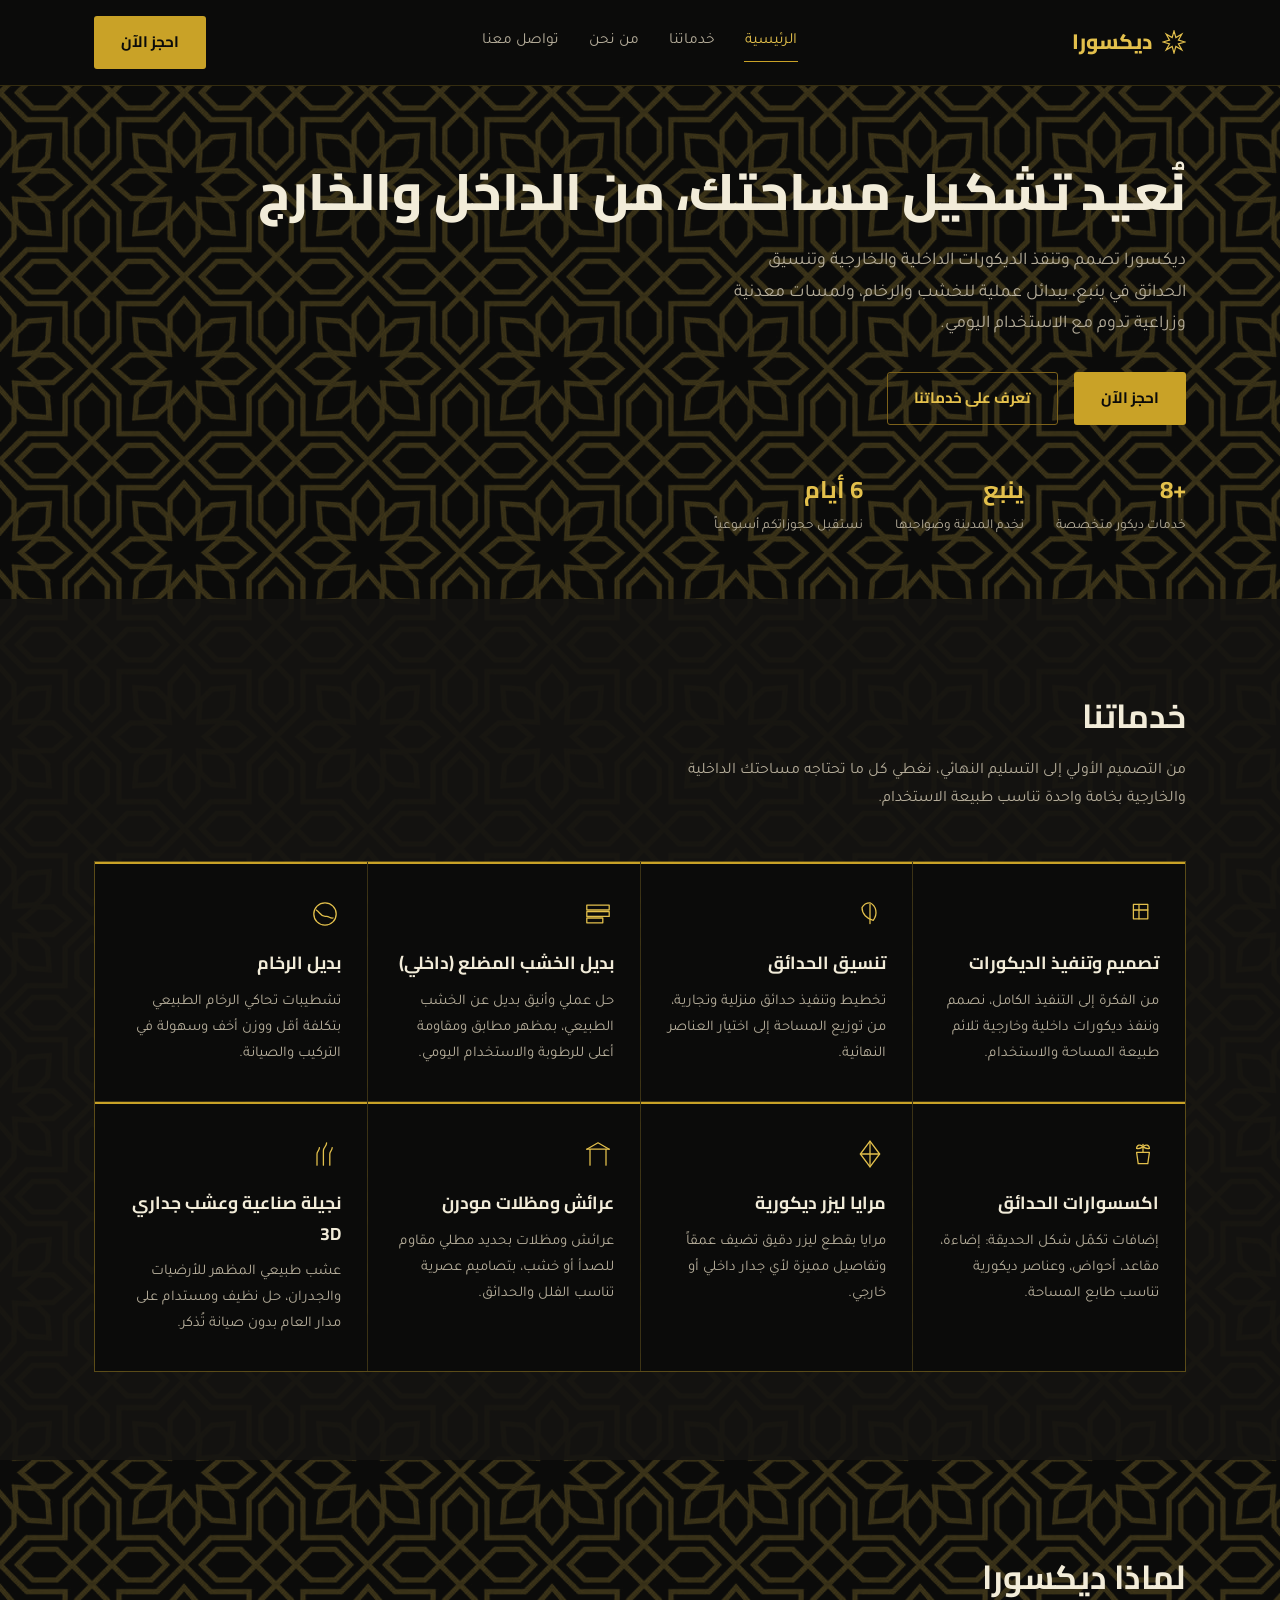
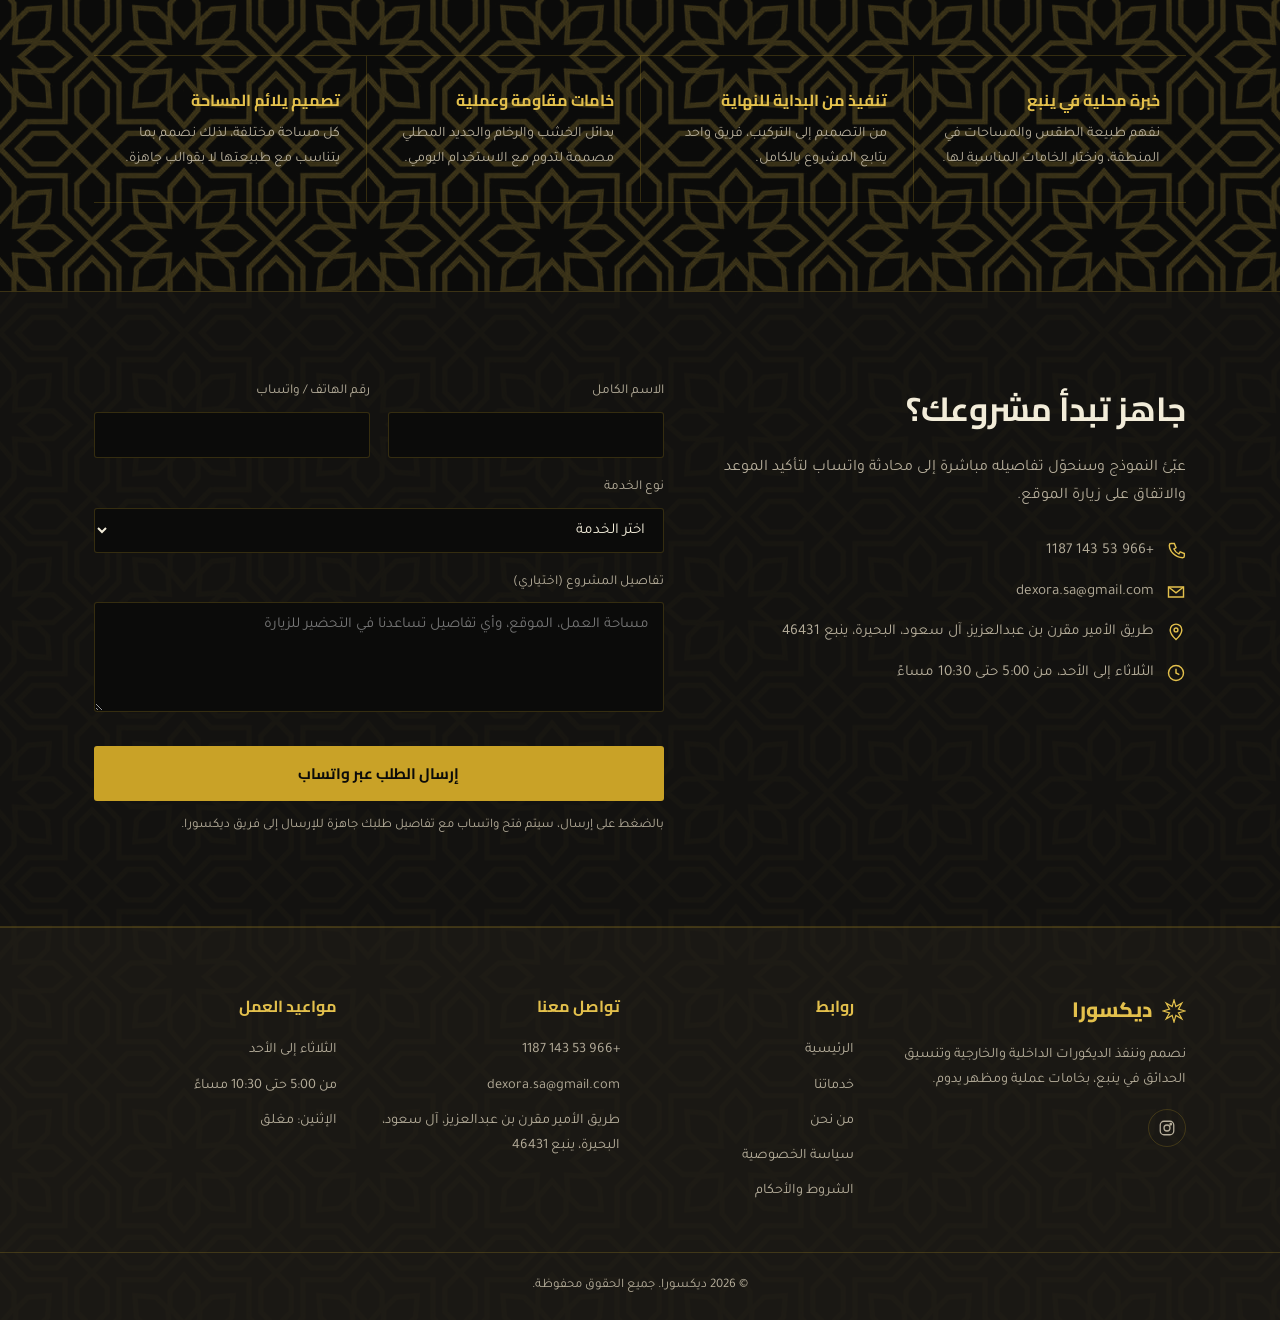
<file: index.html>
<!doctype html>
<html lang="ar" dir="rtl">
<head>
<meta charset="UTF-8">
<meta name="viewport" content="width=device-width, initial-scale=1.0">
<title>ديكسورا | تصميم وتنفيذ الديكورات الداخلية والخارجية في ينبع</title>
<meta name="description" content="ديكسورا لتصميم وتنفيذ الديكورات الداخلية والخارجية وتنسيق الحدائق في ينبع: بديل الخشب، بديل الرخام، مرايا ليزر، عرائش حديدية، نجيلة صناعية وعشب جداري 3D.">
<link rel="icon" href="data:image/svg+xml,%3Csvg xmlns='http://www.w3.org/2000/svg' viewBox='0 0 100 100'%3E%3Crect width='100' height='100' fill='%230b0b0a'/%3E%3Cpolygon points='50,6 58,32 84,20 66,44 92,50 66,56 84,80 58,68 50,94 42,68 16,80 34,56 8,50 34,44 16,20 42,32' fill='none' stroke='%23c9a227' stroke-width='4'/%3E%3C/svg%3E">
<link rel="preconnect" href="https://fonts.googleapis.com">
<link rel="preconnect" href="https://fonts.gstatic.com" crossorigin>
<link href="https://fonts.googleapis.com/css2?family=Cairo:wght@600;700;800&family=Tajawal:wght@400;500;700&display=swap" rel="stylesheet">
<link rel="stylesheet" href="style.css">
</head>
<body class="page-home">

<header class="site-header">
  <div class="nav-row">
    <a href="index.html" class="brand">
      <svg viewBox="0 0 100 100" aria-hidden="true"><polygon points="50,4 57.7,31.5 82.5,17.5 68.5,42.3 96,50 68.5,57.7 82.5,82.5 57.7,68.5 50,96 42.3,68.5 17.5,82.5 31.5,57.7 4,50 31.5,42.3 17.5,17.5 42.3,31.5" fill="none" stroke="currentColor" stroke-width="5"/></svg>
      ديكسورا
    </a>
    <nav class="main-nav" id="main-nav">
      <a href="index.html" class="active">الرئيسية</a>
      <a href="#services">خدماتنا</a>
      <a href="about.html">من نحن</a>
      <a href="#booking">تواصل معنا</a>
    </nav>
    <div class="nav-actions">
      <a href="#booking" class="btn btn-primary">احجز الآن</a>
      <button class="nav-toggle" aria-label="فتح القائمة" aria-expanded="false">
        <svg viewBox="0 0 24 24" width="20" height="20" aria-hidden="true"><path d="M3 6h18M3 12h18M3 18h18" stroke="currentColor" stroke-width="2" stroke-linecap="round"/></svg>
      </button>
    </div>
  </div>
</header>

<main>

  <section class="hero hero-home">
    <div class="container hero-grid">
      <div class="hero-copy">
        <h1>نُعيد تشكيل مساحتك، من الداخل والخارج</h1>
        <p class="lead">ديكسورا تصمم وتنفذ الديكورات الداخلية والخارجية وتنسيق الحدائق في ينبع، ببدائل عملية للخشب والرخام، ولمسات معدنية وزراعية تدوم مع الاستخدام اليومي.</p>
        <div class="hero-actions">
          <a href="#booking" class="btn btn-primary">احجز الآن</a>
          <a href="#services" class="btn btn-outline">تعرف على خدماتنا</a>
        </div>
        <div class="meta-row">
          <div><strong>+8</strong><span>خدمات ديكور متخصصة</span></div>
          <div><strong>ينبع</strong><span>نخدم المدينة وضواحيها</span></div>
          <div><strong>6 أيام</strong><span>نستقبل حجوزاتكم أسبوعياً</span></div>
        </div>
      </div>
    </div>
  </section>

  <section id="services" class="section-soft">
    <div class="container">
      <div class="section-head">
        <h2>خدماتنا</h2>
        <p>من التصميم الأولي إلى التسليم النهائي، نغطي كل ما تحتاجه مساحتك الداخلية والخارجية بخامة واحدة تناسب طبيعة الاستخدام.</p>
      </div>

      <div class="services-grid">

        <div class="service-card">
          <svg viewBox="0 0 40 40" fill="none" stroke="currentColor" stroke-width="1.6" stroke-linecap="round" stroke-linejoin="round"><rect x="8" y="8" width="18" height="18"/><path d="M8 15h18M15 8v18"/></svg>
          <h3>تصميم وتنفيذ الديكورات</h3>
          <p>من الفكرة إلى التنفيذ الكامل، نصمم وننفذ ديكورات داخلية وخارجية تلائم طبيعة المساحة والاستخدام.</p>
        </div>

        <div class="service-card">
          <svg viewBox="0 0 40 40" fill="none" stroke="currentColor" stroke-width="1.6" stroke-linecap="round" stroke-linejoin="round"><path d="M20 6c8 4 10 14 4 22-8-2-14-8-14-16 2-4 6-6 10-6Z"/><path d="M20 8v24"/></svg>
          <h3>تنسيق الحدائق</h3>
          <p>تخطيط وتنفيذ حدائق منزلية وتجارية، من توزيع المساحة إلى اختيار العناصر النهائية.</p>
        </div>

        <div class="service-card">
          <svg viewBox="0 0 40 40" fill="none" stroke="currentColor" stroke-width="1.6" stroke-linecap="round" stroke-linejoin="round"><rect x="6" y="9" width="28" height="6"/><rect x="6" y="17" width="28" height="6"/><rect x="6" y="25" width="20" height="6"/></svg>
          <h3>بديل الخشب المضلع (داخلي)</h3>
          <p>حل عملي وأنيق بديل عن الخشب الطبيعي، بمظهر مطابق ومقاومة أعلى للرطوبة والاستخدام اليومي.</p>
        </div>

        <div class="service-card">
          <svg viewBox="0 0 40 40" fill="none" stroke="currentColor" stroke-width="1.6" stroke-linecap="round" stroke-linejoin="round"><circle cx="20" cy="20" r="14"/><path d="M9 15c5 3 6 9 12 8 4-1 5 3 9 2"/></svg>
          <h3>بديل الرخام</h3>
          <p>تشطيبات تحاكي الرخام الطبيعي بتكلفة أقل ووزن أخف وسهولة في التركيب والصيانة.</p>
        </div>

        <div class="service-card">
          <svg viewBox="0 0 40 40" fill="none" stroke="currentColor" stroke-width="1.6" stroke-linecap="round" stroke-linejoin="round"><path d="M12 18h16l-2 14H14L12 18Z"/><path d="M20 18V8"/><path d="M20 11c-3-4-8-2-8 2 4 1 6-1 8-2Zm0 0c3-4 8-2 8 2-4 1-6-1-8-2Z"/></svg>
          <h3>اكسسوارات الحدائق</h3>
          <p>إضافات تكمّل شكل الحديقة: إضاءة، مقاعد، أحواض، وعناصر ديكورية تناسب طابع المساحة.</p>
        </div>

        <div class="service-card">
          <svg viewBox="0 0 40 40" fill="none" stroke="currentColor" stroke-width="1.6" stroke-linecap="round" stroke-linejoin="round"><path d="M20 4 32 20 20 36 8 20Z"/><path d="M20 4v32M8 20h24"/></svg>
          <h3>مرايا ليزر ديكورية</h3>
          <p>مرايا بقطع ليزر دقيق تضيف عمقاً وتفاصيل مميزة لأي جدار داخلي أو خارجي.</p>
        </div>

        <div class="service-card">
          <svg viewBox="0 0 40 40" fill="none" stroke="currentColor" stroke-width="1.6" stroke-linecap="round" stroke-linejoin="round"><path d="M6 14h28M10 14v20M30 14v20"/><path d="M6 14 20 6l14 8"/></svg>
          <h3>عرائش ومظلات مودرن</h3>
          <p>عرائش ومظلات بحديد مطلي مقاوم للصدأ أو خشب، بتصاميم عصرية تناسب الفلل والحدائق.</p>
        </div>

        <div class="service-card">
          <svg viewBox="0 0 40 40" fill="none" stroke="currentColor" stroke-width="1.6" stroke-linecap="round" stroke-linejoin="round"><path d="M10 34V20c0-4 3-4 3-8"/><path d="M18 34V16c0-5 4-5 4-10"/><path d="M26 34V20c0-4 3-4 3-8"/></svg>
          <h3>نجيلة صناعية وعشب جداري 3D</h3>
          <p>عشب طبيعي المظهر للأرضيات والجدران، حل نظيف ومستدام على مدار العام بدون صيانة تُذكر.</p>
        </div>

      </div>
    </div>
  </section>

  <section>
    <div class="container">
      <div class="section-head">
        <h2>لماذا ديكسورا</h2>
      </div>
      <div class="values-row">
        <div class="value-item">
          <h3>خبرة محلية في ينبع</h3>
          <p>نفهم طبيعة الطقس والمساحات في المنطقة، ونختار الخامات المناسبة لها.</p>
        </div>
        <div class="value-item">
          <h3>تنفيذ من البداية للنهاية</h3>
          <p>من التصميم إلى التركيب، فريق واحد يتابع المشروع بالكامل.</p>
        </div>
        <div class="value-item">
          <h3>خامات مقاومة وعملية</h3>
          <p>بدائل الخشب والرخام والحديد المطلي مصممة لتدوم مع الاستخدام اليومي.</p>
        </div>
        <div class="value-item">
          <h3>تصميم يلائم المساحة</h3>
          <p>كل مساحة مختلفة، لذلك نصمم بما يتناسب مع طبيعتها لا بقوالب جاهزة.</p>
        </div>
      </div>
    </div>
  </section>

  <section id="booking" class="booking">
    <div class="container booking-grid">
      <div class="booking-info">
        <h2>جاهز تبدأ مشروعك؟</h2>
        <p>عبّئ النموذج وسنحوّل تفاصيله مباشرة إلى محادثة واتساب لتأكيد الموعد والاتفاق على زيارة الموقع.</p>
        <ul>
          <li><svg viewBox="0 0 24 24" fill="none" stroke="currentColor" stroke-width="1.7"><path d="M7 3h3l2 5-2.5 1.5a12 12 0 0 0 6 6L17 13l5 2v3a2 2 0 0 1-2 2C11.5 20 4 12.5 4 5a2 2 0 0 1 2-2Z"/></svg> +966 53 143 1187</li>
          <li><svg viewBox="0 0 24 24" fill="none" stroke="currentColor" stroke-width="1.7"><path d="M3 6h18v12H3V6Z"/><path d="M3 6l9 7 9-7"/></svg> dexora.sa@gmail.com</li>
          <li><svg viewBox="0 0 24 24" fill="none" stroke="currentColor" stroke-width="1.7"><path d="M12 21s7-6.5 7-11.5A7 7 0 0 0 5 9.5C5 14.5 12 21 12 21Z"/><circle cx="12" cy="9.5" r="2.3"/></svg> طريق الأمير مقرن بن عبدالعزيز، آل سعود، البحيرة، ينبع 46431</li>
          <li><svg viewBox="0 0 24 24" fill="none" stroke="currentColor" stroke-width="1.7"><circle cx="12" cy="12" r="9"/><path d="M12 7v5l4 2"/></svg> الثلاثاء إلى الأحد، من 5:00 حتى 10:30 مساءً</li>
        </ul>
      </div>

      <form id="booking-form" class="booking-form" novalidate>
        <div class="form-grid">
          <div>
            <label for="name">الاسم الكامل</label>
            <input id="name" name="name" type="text" required>
          </div>
          <div>
            <label for="phone">رقم الهاتف / واتساب</label>
            <input id="phone" name="phone" type="tel" required>
          </div>
          <div class="full">
            <label for="service">نوع الخدمة</label>
            <select id="service" name="service" required>
              <option value="" disabled selected>اختر الخدمة</option>
              <option>تصميم وتنفيذ ديكورات داخلية وخارجية</option>
              <option>تنسيق حدائق</option>
              <option>بديل الخشب المضلع</option>
              <option>بديل الرخام</option>
              <option>اكسسوارات حدائق</option>
              <option>مرايا ليزر</option>
              <option>عرائش ومظلات حديدية / خشبية</option>
              <option>نجيلة صناعية / عشب جداري 3D</option>
              <option>غير ذلك</option>
            </select>
          </div>
          <div class="full">
            <label for="message">تفاصيل المشروع (اختياري)</label>
            <textarea id="message" name="message" placeholder="مساحة العمل، الموقع، وأي تفاصيل تساعدنا في التحضير للزيارة"></textarea>
          </div>
        </div>
        <button type="submit" class="btn btn-primary" style="margin-top:22px;width:100%;">إرسال الطلب عبر واتساب</button>
        <p class="form-note">بالضغط على إرسال، سيتم فتح واتساب مع تفاصيل طلبك جاهزة للإرسال إلى فريق ديكسورا.</p>
        <div id="form-success" class="form-success">تم تحضير رسالتك، أكمل الإرسال من واتساب لتأكيد طلبك.</div>
      </form>
    </div>
  </section>

</main>

<footer class="site-footer">
  <div class="container footer-grid">
    <div class="footer-col">
      <div class="brand" style="margin-bottom:14px;">
        <svg viewBox="0 0 100 100" aria-hidden="true"><polygon points="50,4 57.7,31.5 82.5,17.5 68.5,42.3 96,50 68.5,57.7 82.5,82.5 57.7,68.5 50,96 42.3,68.5 17.5,82.5 31.5,57.7 4,50 31.5,42.3 17.5,17.5 42.3,31.5" fill="none" stroke="currentColor" stroke-width="5"/></svg>
        ديكسورا
      </div>
      <p>نصمم وننفذ الديكورات الداخلية والخارجية وتنسيق الحدائق في ينبع، بخامات عملية ومظهر يدوم.</p>
      <div class="footer-social">
        <a href="https://www.instagram.com/dexoea.sa?igsh=OGh0eGlucmJ1djJk" target="_blank" rel="noopener" aria-label="إنستغرام ديكسورا">
          <svg viewBox="0 0 24 24" fill="none" stroke="currentColor" stroke-width="1.7"><rect x="3" y="3" width="18" height="18" rx="5"/><circle cx="12" cy="12" r="4"/><circle cx="17" cy="7" r="1"/></svg>
        </a>
      </div>
    </div>
    <div class="footer-col">
      <h4>روابط</h4>
      <ul>
        <li><a href="index.html">الرئيسية</a></li>
        <li><a href="#services">خدماتنا</a></li>
        <li><a href="about.html">من نحن</a></li>
        <li><a href="privacy.html">سياسة الخصوصية</a></li>
        <li><a href="terms.html">الشروط والأحكام</a></li>
      </ul>
    </div>
    <div class="footer-col">
      <h4>تواصل معنا</h4>
      <ul>
        <li><a href="tel:+966531431187">+966 53 143 1187</a></li>
        <li><a href="mailto:dexora.sa@gmail.com">dexora.sa@gmail.com</a></li>
        <li>طريق الأمير مقرن بن عبدالعزيز، آل سعود، البحيرة، ينبع 46431</li>
      </ul>
    </div>
    <div class="footer-col">
      <h4>مواعيد العمل</h4>
      <ul>
        <li>الثلاثاء إلى الأحد</li>
        <li>من 5:00 حتى 10:30 مساءً</li>
        <li>الإثنين: مغلق</li>
      </ul>
    </div>
  </div>
  <div class="footer-bottom">
    <div class="container">© 2026 ديكسورا. جميع الحقوق محفوظة.</div>
  </div>
</footer>

<script src="script.js"></script>
</body>
</html>
</file>
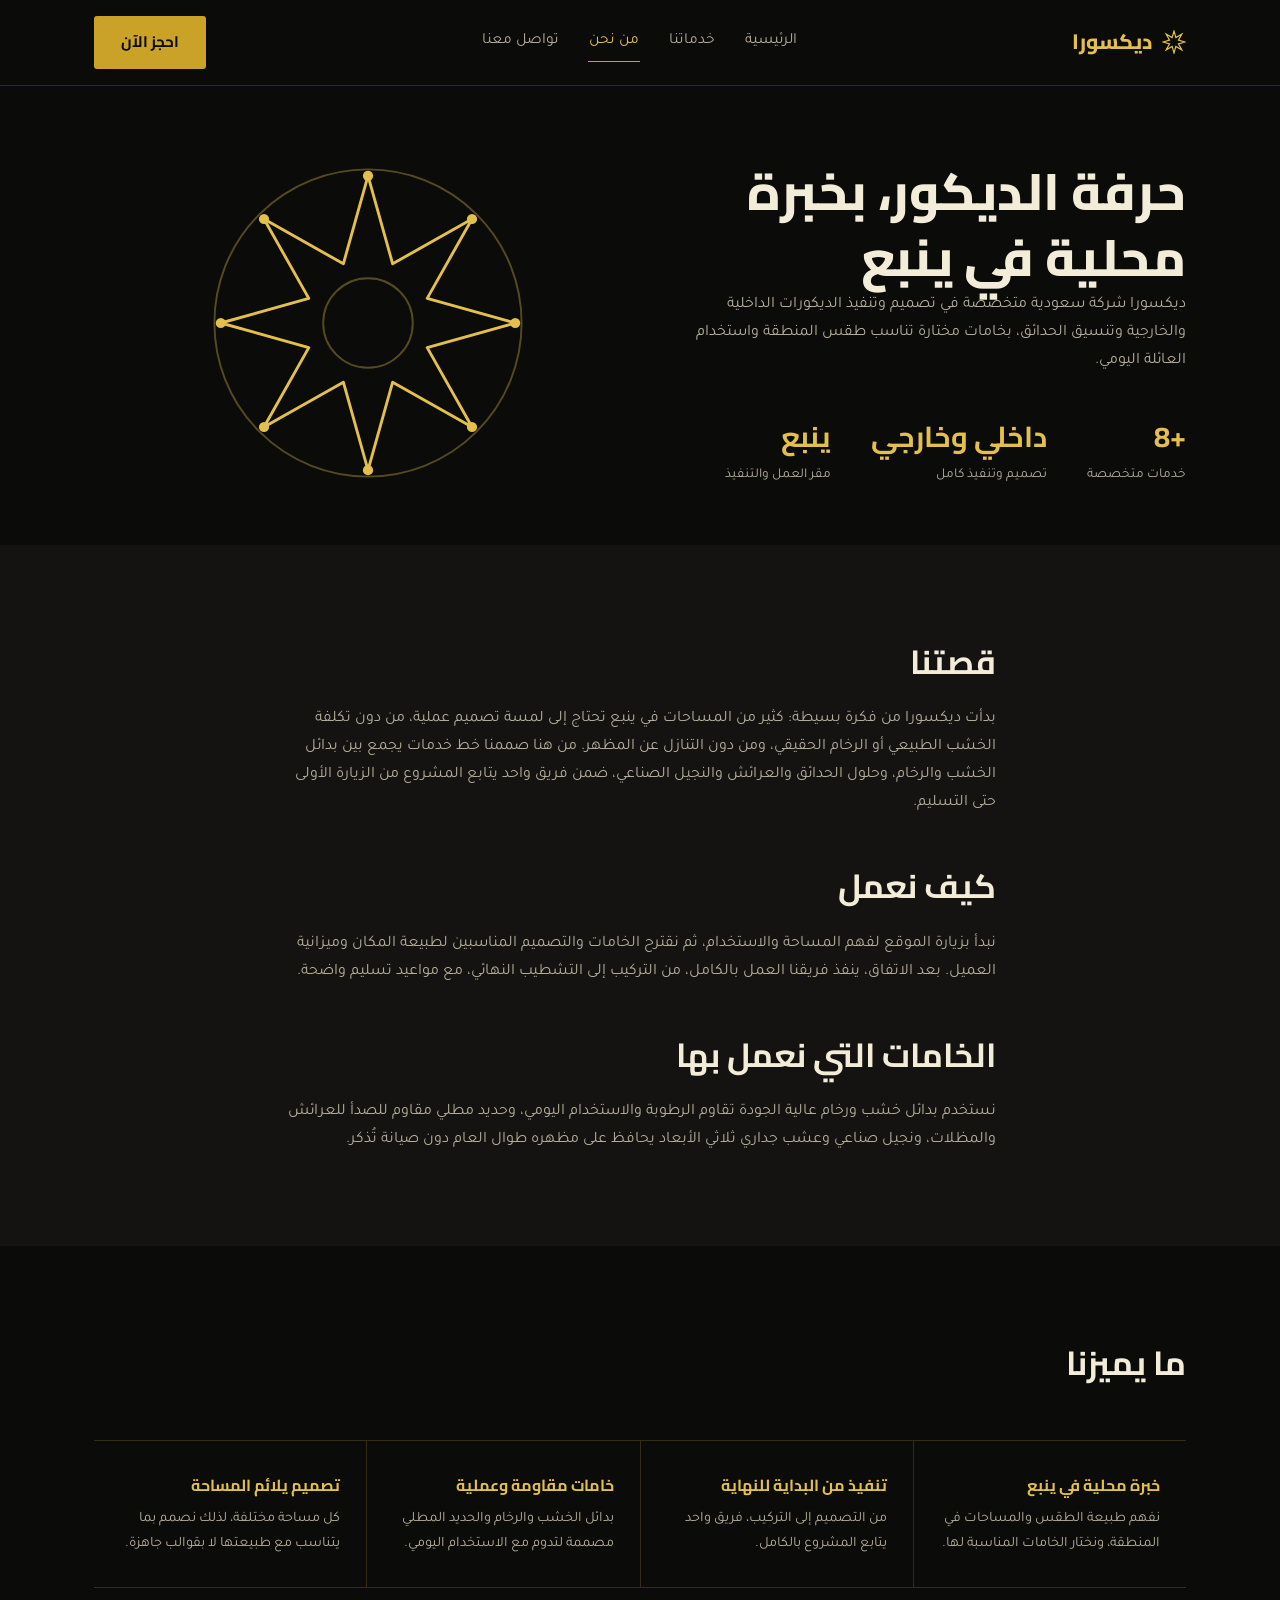
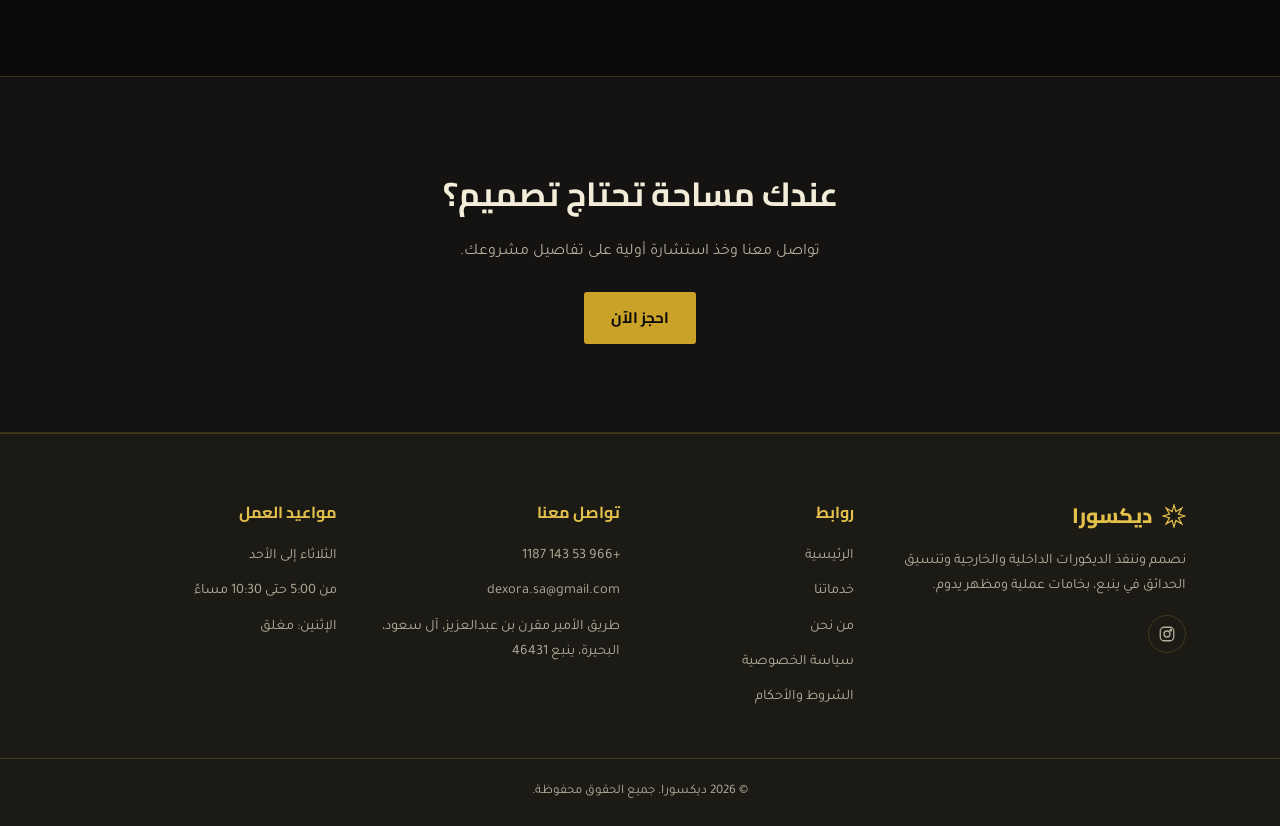
<file: about.html>
<!doctype html>
<html lang="ar" dir="rtl">
<head>
<meta charset="UTF-8">
<meta name="viewport" content="width=device-width, initial-scale=1.0">
<title>من نحن | ديكسورا</title>
<meta name="description" content="تعرف على ديكسورا، شركة تصميم وتنفيذ الديكورات الداخلية والخارجية وتنسيق الحدائق في ينبع.">
<link rel="icon" href="data:image/svg+xml,%3Csvg xmlns='http://www.w3.org/2000/svg' viewBox='0 0 100 100'%3E%3Crect width='100' height='100' fill='%230b0b0a'/%3E%3Cpolygon points='50,6 58,32 84,20 66,44 92,50 66,56 84,80 58,68 50,94 42,68 16,80 34,56 8,50 34,44 16,20 42,32' fill='none' stroke='%23c9a227' stroke-width='4'/%3E%3C/svg%3E">
<link rel="preconnect" href="https://fonts.googleapis.com">
<link rel="preconnect" href="https://fonts.gstatic.com" crossorigin>
<link href="https://fonts.googleapis.com/css2?family=Cairo:wght@600;700;800&family=Tajawal:wght@400;500;700&display=swap" rel="stylesheet">
<link rel="stylesheet" href="style.css">
</head>
<body>

<header class="site-header">
  <div class="nav-row">
    <a href="index.html" class="brand">
      <svg viewBox="0 0 100 100" aria-hidden="true"><polygon points="50,4 57.7,31.5 82.5,17.5 68.5,42.3 96,50 68.5,57.7 82.5,82.5 57.7,68.5 50,96 42.3,68.5 17.5,82.5 31.5,57.7 4,50 31.5,42.3 17.5,17.5 42.3,31.5" fill="none" stroke="currentColor" stroke-width="5"/></svg>
      ديكسورا
    </a>
    <nav class="main-nav" id="main-nav">
      <a href="index.html">الرئيسية</a>
      <a href="index.html#services">خدماتنا</a>
      <a href="about.html" class="active">من نحن</a>
      <a href="index.html#booking">تواصل معنا</a>
    </nav>
    <div class="nav-actions">
      <a href="index.html#booking" class="btn btn-primary">احجز الآن</a>
      <button class="nav-toggle" aria-label="فتح القائمة" aria-expanded="false">
        <svg viewBox="0 0 24 24" width="20" height="20" aria-hidden="true"><path d="M3 6h18M3 12h18M3 18h18" stroke="currentColor" stroke-width="2" stroke-linecap="round"/></svg>
      </button>
    </div>
  </div>
</header>

<main>

  <section class="hero" style="padding-bottom:56px;">
    <div class="container about-hero">
      <div>
        <h1>حرفة الديكور، بخبرة محلية في ينبع</h1>
        <p class="lead">ديكسورا شركة سعودية متخصصة في تصميم وتنفيذ الديكورات الداخلية والخارجية وتنسيق الحدائق، بخامات مختارة تناسب طقس المنطقة واستخدام العائلة اليومي.</p>
        <div class="stat-strip">
          <div><strong>+8</strong><span>خدمات متخصصة</span></div>
          <div><strong>داخلي وخارجي</strong><span>تصميم وتنفيذ كامل</span></div>
          <div><strong>ينبع</strong><span>مقر العمل والتنفيذ</span></div>
        </div>
      </div>
      <div class="hero-art">
        <svg viewBox="0 0 100 100" aria-hidden="true" style="color:var(--gold-bright)">
          <circle cx="50" cy="50" r="48" fill="none" stroke="currentColor" stroke-width="0.6" opacity="0.35"/>
          <circle cx="50" cy="50" r="14" fill="none" stroke="currentColor" stroke-width="0.6" opacity="0.35"/>
          <polygon points="50,4 57.7,31.5 82.5,17.5 68.5,42.3 96,50 68.5,57.7 82.5,82.5 57.7,68.5 50,96 42.3,68.5 17.5,82.5 31.5,57.7 4,50 31.5,42.3 17.5,17.5 42.3,31.5" fill="none" stroke="currentColor" stroke-width="0.9" stroke-linejoin="round"/>
          <circle cx="50" cy="4" r="1.6" fill="currentColor"/>
          <circle cx="82.5" cy="17.5" r="1.6" fill="currentColor"/>
          <circle cx="96" cy="50" r="1.6" fill="currentColor"/>
          <circle cx="82.5" cy="82.5" r="1.6" fill="currentColor"/>
          <circle cx="50" cy="96" r="1.6" fill="currentColor"/>
          <circle cx="17.5" cy="82.5" r="1.6" fill="currentColor"/>
          <circle cx="4" cy="50" r="1.6" fill="currentColor"/>
          <circle cx="17.5" cy="17.5" r="1.6" fill="currentColor"/>
        </svg>
      </div>
    </div>
  </section>

  <section class="section-soft">
    <div class="container prose">
      <h2>قصتنا</h2>
      <p>بدأت ديكسورا من فكرة بسيطة: كثير من المساحات في ينبع تحتاج إلى لمسة تصميم عملية، من دون تكلفة الخشب الطبيعي أو الرخام الحقيقي، ومن دون التنازل عن المظهر. من هنا صممنا خط خدمات يجمع بين بدائل الخشب والرخام، وحلول الحدائق والعرائش والنجيل الصناعي، ضمن فريق واحد يتابع المشروع من الزيارة الأولى حتى التسليم.</p>

      <h2>كيف نعمل</h2>
      <p>نبدأ بزيارة الموقع لفهم المساحة والاستخدام، ثم نقترح الخامات والتصميم المناسبين لطبيعة المكان وميزانية العميل. بعد الاتفاق، ينفذ فريقنا العمل بالكامل، من التركيب إلى التشطيب النهائي، مع مواعيد تسليم واضحة.</p>

      <h2>الخامات التي نعمل بها</h2>
      <p>نستخدم بدائل خشب ورخام عالية الجودة تقاوم الرطوبة والاستخدام اليومي، وحديد مطلي مقاوم للصدأ للعرائش والمظلات، ونجيل صناعي وعشب جداري ثلاثي الأبعاد يحافظ على مظهره طوال العام دون صيانة تُذكر.</p>
    </div>
  </section>

  <section>
    <div class="container">
      <div class="section-head"><h2>ما يميزنا</h2></div>
      <div class="values-row">
        <div class="value-item">
          <h3>خبرة محلية في ينبع</h3>
          <p>نفهم طبيعة الطقس والمساحات في المنطقة، ونختار الخامات المناسبة لها.</p>
        </div>
        <div class="value-item">
          <h3>تنفيذ من البداية للنهاية</h3>
          <p>من التصميم إلى التركيب، فريق واحد يتابع المشروع بالكامل.</p>
        </div>
        <div class="value-item">
          <h3>خامات مقاومة وعملية</h3>
          <p>بدائل الخشب والرخام والحديد المطلي مصممة لتدوم مع الاستخدام اليومي.</p>
        </div>
        <div class="value-item">
          <h3>تصميم يلائم المساحة</h3>
          <p>كل مساحة مختلفة، لذلك نصمم بما يتناسب مع طبيعتها لا بقوالب جاهزة.</p>
        </div>
      </div>
    </div>
  </section>

  <section class="booking" style="text-align:center;">
    <div class="container">
      <h2>عندك مساحة تحتاج تصميم؟</h2>
      <p style="max-width:52ch;margin:14px auto 26px;">تواصل معنا وخذ استشارة أولية على تفاصيل مشروعك.</p>
      <a href="index.html#booking" class="btn btn-primary">احجز الآن</a>
    </div>
  </section>

</main>

<footer class="site-footer">
  <div class="container footer-grid">
    <div class="footer-col">
      <div class="brand" style="margin-bottom:14px;">
        <svg viewBox="0 0 100 100" aria-hidden="true"><polygon points="50,4 57.7,31.5 82.5,17.5 68.5,42.3 96,50 68.5,57.7 82.5,82.5 57.7,68.5 50,96 42.3,68.5 17.5,82.5 31.5,57.7 4,50 31.5,42.3 17.5,17.5 42.3,31.5" fill="none" stroke="currentColor" stroke-width="5"/></svg>
        ديكسورا
      </div>
      <p>نصمم وننفذ الديكورات الداخلية والخارجية وتنسيق الحدائق في ينبع، بخامات عملية ومظهر يدوم.</p>
      <div class="footer-social">
        <a href="https://www.instagram.com/dexoea.sa?igsh=OGh0eGlucmJ1djJk" target="_blank" rel="noopener" aria-label="إنستغرام ديكسورا">
          <svg viewBox="0 0 24 24" fill="none" stroke="currentColor" stroke-width="1.7"><rect x="3" y="3" width="18" height="18" rx="5"/><circle cx="12" cy="12" r="4"/><circle cx="17" cy="7" r="1"/></svg>
        </a>
      </div>
    </div>
    <div class="footer-col">
      <h4>روابط</h4>
      <ul>
        <li><a href="index.html">الرئيسية</a></li>
        <li><a href="index.html#services">خدماتنا</a></li>
        <li><a href="about.html">من نحن</a></li>
        <li><a href="privacy.html">سياسة الخصوصية</a></li>
        <li><a href="terms.html">الشروط والأحكام</a></li>
      </ul>
    </div>
    <div class="footer-col">
      <h4>تواصل معنا</h4>
      <ul>
        <li><a href="tel:+966531431187">+966 53 143 1187</a></li>
        <li><a href="mailto:dexora.sa@gmail.com">dexora.sa@gmail.com</a></li>
        <li>طريق الأمير مقرن بن عبدالعزيز، آل سعود، البحيرة، ينبع 46431</li>
      </ul>
    </div>
    <div class="footer-col">
      <h4>مواعيد العمل</h4>
      <ul>
        <li>الثلاثاء إلى الأحد</li>
        <li>من 5:00 حتى 10:30 مساءً</li>
        <li>الإثنين: مغلق</li>
      </ul>
    </div>
  </div>
  <div class="footer-bottom">
    <div class="container">© 2026 ديكسورا. جميع الحقوق محفوظة.</div>
  </div>
</footer>

<script src="script.js"></script>
</body>
</html>
</file>
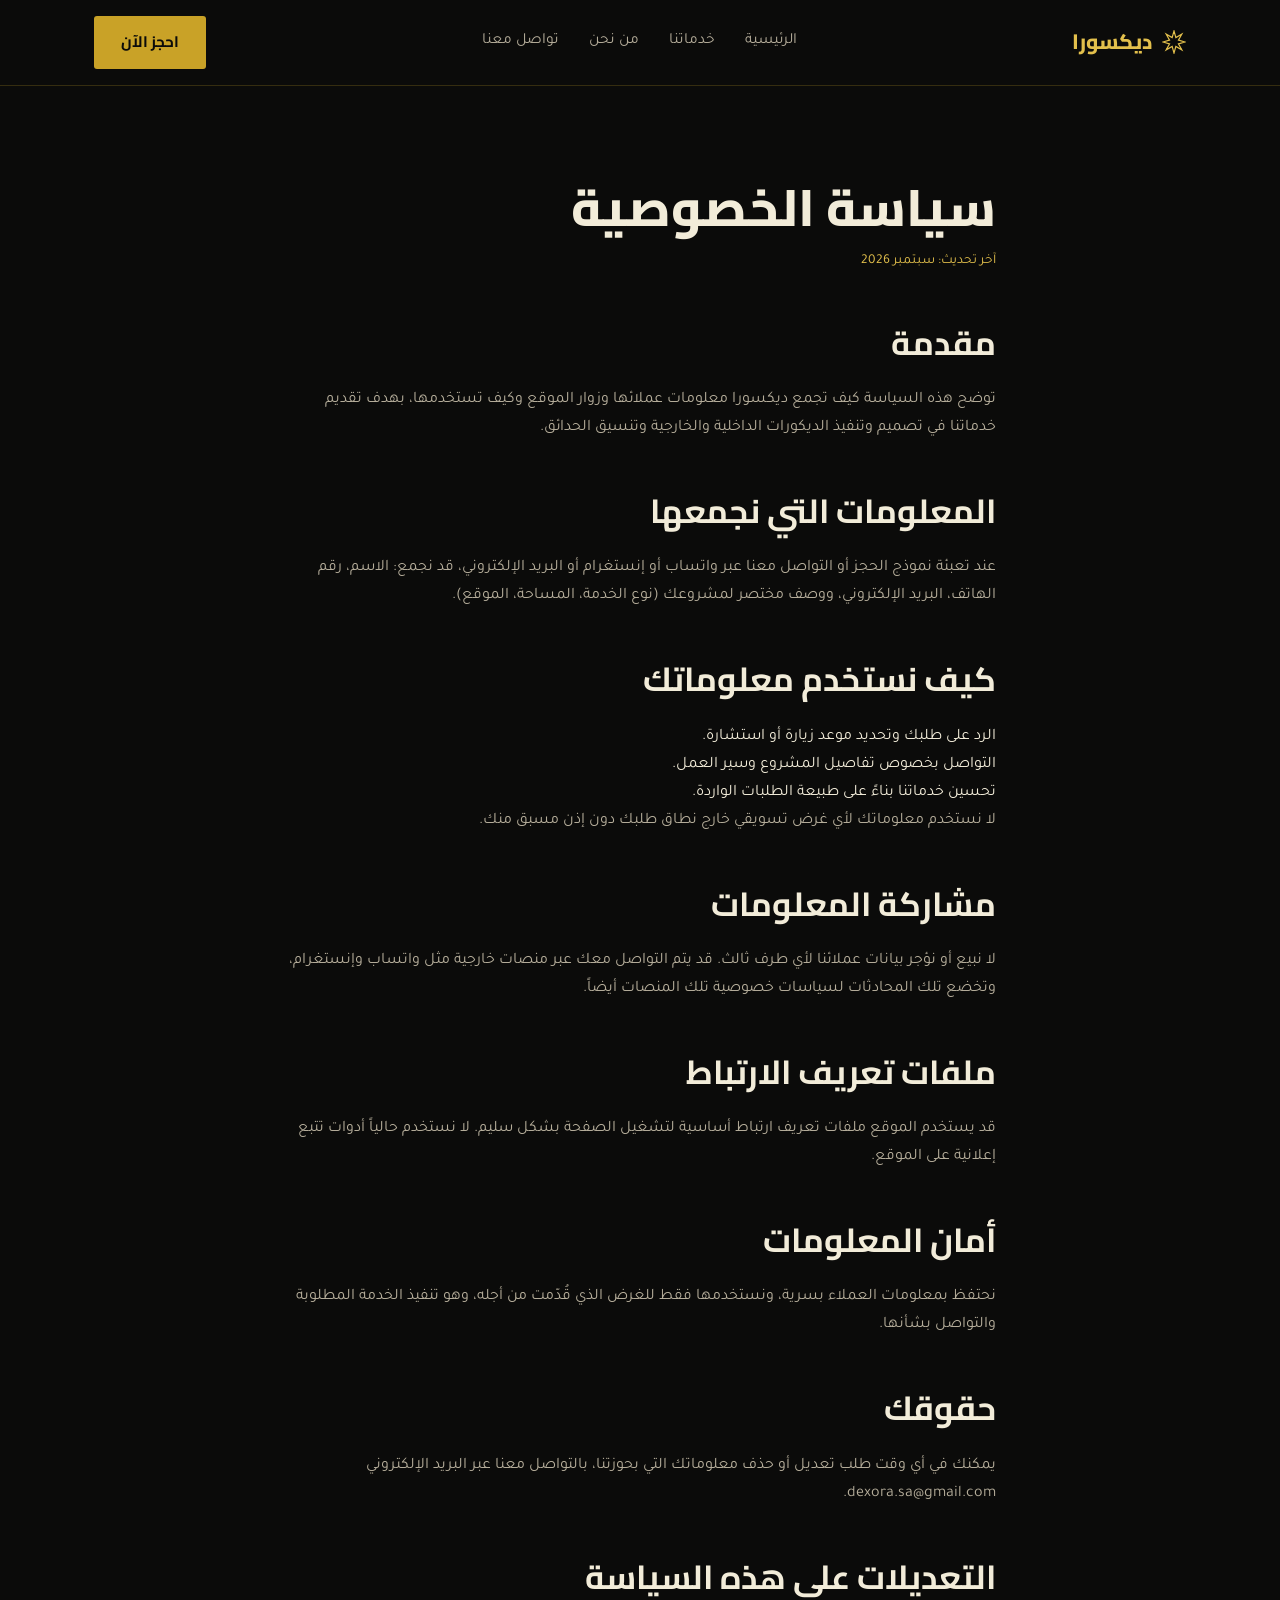
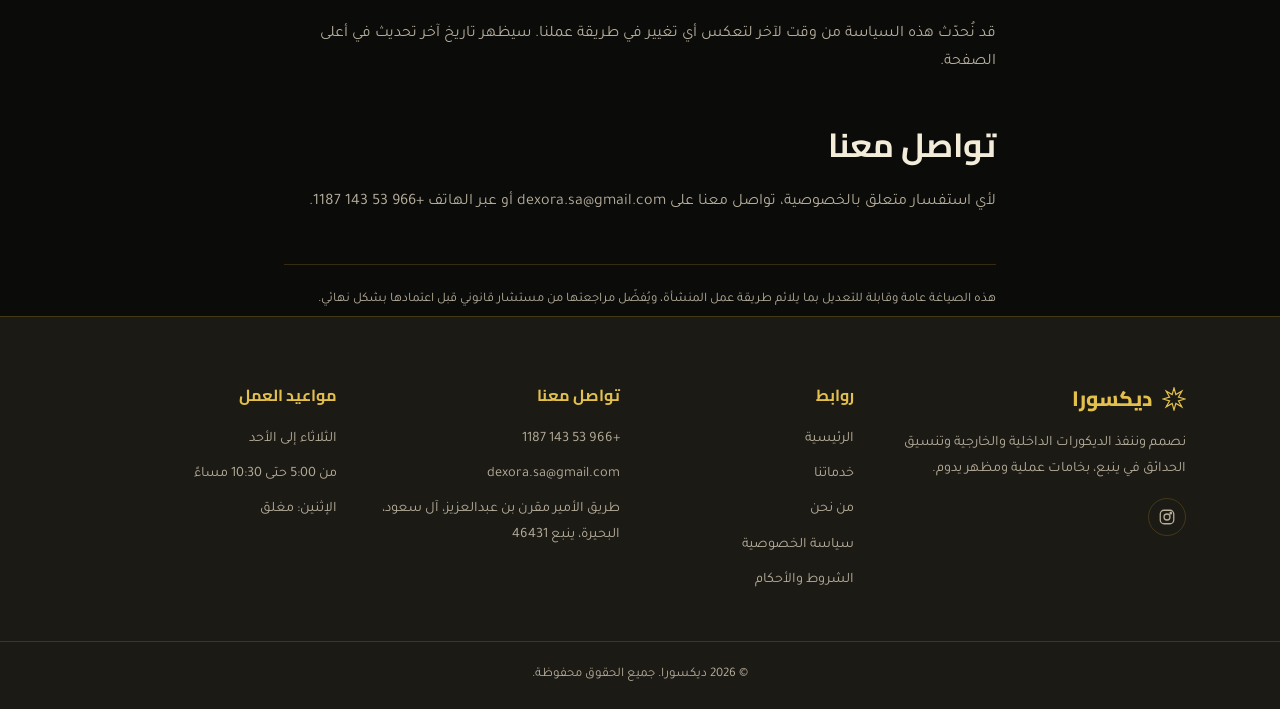
<file: privacy.html>
<!doctype html>
<html lang="ar" dir="rtl">
<head>
<meta charset="UTF-8">
<meta name="viewport" content="width=device-width, initial-scale=1.0">
<title>سياسة الخصوصية | ديكسورا</title>
<meta name="description" content="سياسة الخصوصية الخاصة بموقع ديكسورا وكيفية جمع واستخدام معلومات العملاء.">
<link rel="icon" href="data:image/svg+xml,%3Csvg xmlns='http://www.w3.org/2000/svg' viewBox='0 0 100 100'%3E%3Crect width='100' height='100' fill='%230b0b0a'/%3E%3Cpolygon points='50,6 58,32 84,20 66,44 92,50 66,56 84,80 58,68 50,94 42,68 16,80 34,56 8,50 34,44 16,20 42,32' fill='none' stroke='%23c9a227' stroke-width='4'/%3E%3C/svg%3E">
<link rel="preconnect" href="https://fonts.googleapis.com">
<link rel="preconnect" href="https://fonts.gstatic.com" crossorigin>
<link href="https://fonts.googleapis.com/css2?family=Cairo:wght@600;700;800&family=Tajawal:wght@400;500;700&display=swap" rel="stylesheet">
<link rel="stylesheet" href="style.css">
</head>
<body>

<header class="site-header">
  <div class="nav-row">
    <a href="index.html" class="brand">
      <svg viewBox="0 0 100 100" aria-hidden="true"><polygon points="50,4 57.7,31.5 82.5,17.5 68.5,42.3 96,50 68.5,57.7 82.5,82.5 57.7,68.5 50,96 42.3,68.5 17.5,82.5 31.5,57.7 4,50 31.5,42.3 17.5,17.5 42.3,31.5" fill="none" stroke="currentColor" stroke-width="5"/></svg>
      ديكسورا
    </a>
    <nav class="main-nav" id="main-nav">
      <a href="index.html">الرئيسية</a>
      <a href="index.html#services">خدماتنا</a>
      <a href="about.html">من نحن</a>
      <a href="index.html#booking">تواصل معنا</a>
    </nav>
    <div class="nav-actions">
      <a href="index.html#booking" class="btn btn-primary">احجز الآن</a>
      <button class="nav-toggle" aria-label="فتح القائمة" aria-expanded="false">
        <svg viewBox="0 0 24 24" width="20" height="20" aria-hidden="true"><path d="M3 6h18M3 12h18M3 18h18" stroke="currentColor" stroke-width="2" stroke-linecap="round"/></svg>
      </button>
    </div>
  </div>
</header>

<main>
  <section style="padding-bottom:0;">
    <div class="container prose">
      <h1 style="margin-bottom:10px;">سياسة الخصوصية</h1>
      <span class="legal-updated">آخر تحديث: سبتمبر 2026</span>

      <h2>مقدمة</h2>
      <p>توضح هذه السياسة كيف تجمع ديكسورا معلومات عملائها وزوار الموقع وكيف تستخدمها، بهدف تقديم خدماتنا في تصميم وتنفيذ الديكورات الداخلية والخارجية وتنسيق الحدائق.</p>

      <h2>المعلومات التي نجمعها</h2>
      <p>عند تعبئة نموذج الحجز أو التواصل معنا عبر واتساب أو إنستغرام أو البريد الإلكتروني، قد نجمع: الاسم، رقم الهاتف، البريد الإلكتروني، ووصف مختصر لمشروعك (نوع الخدمة، المساحة، الموقع).</p>

      <h2>كيف نستخدم معلوماتك</h2>
      <ul>
        <li>الرد على طلبك وتحديد موعد زيارة أو استشارة.</li>
        <li>التواصل بخصوص تفاصيل المشروع وسير العمل.</li>
        <li>تحسين خدماتنا بناءً على طبيعة الطلبات الواردة.</li>
      </ul>
      <p>لا نستخدم معلوماتك لأي غرض تسويقي خارج نطاق طلبك دون إذن مسبق منك.</p>

      <h2>مشاركة المعلومات</h2>
      <p>لا نبيع أو نؤجر بيانات عملائنا لأي طرف ثالث. قد يتم التواصل معك عبر منصات خارجية مثل واتساب وإنستغرام، وتخضع تلك المحادثات لسياسات خصوصية تلك المنصات أيضاً.</p>

      <h2>ملفات تعريف الارتباط</h2>
      <p>قد يستخدم الموقع ملفات تعريف ارتباط أساسية لتشغيل الصفحة بشكل سليم. لا نستخدم حالياً أدوات تتبع إعلانية على الموقع.</p>

      <h2>أمان المعلومات</h2>
      <p>نحتفظ بمعلومات العملاء بسرية، ونستخدمها فقط للغرض الذي قُدّمت من أجله، وهو تنفيذ الخدمة المطلوبة والتواصل بشأنها.</p>

      <h2>حقوقك</h2>
      <p>يمكنك في أي وقت طلب تعديل أو حذف معلوماتك التي بحوزتنا، بالتواصل معنا عبر البريد الإلكتروني dexora.sa@gmail.com.</p>

      <h2>التعديلات على هذه السياسة</h2>
      <p>قد نُحدّث هذه السياسة من وقت لآخر لتعكس أي تغيير في طريقة عملنا. سيظهر تاريخ آخر تحديث في أعلى الصفحة.</p>

      <h2>تواصل معنا</h2>
      <p>لأي استفسار متعلق بالخصوصية، تواصل معنا على dexora.sa@gmail.com أو عبر الهاتف +966 53 143 1187.</p>

      <p class="legal-note">هذه الصياغة عامة وقابلة للتعديل بما يلائم طريقة عمل المنشأة، ويُفضّل مراجعتها من مستشار قانوني قبل اعتمادها بشكل نهائي.</p>
    </div>
  </section>
</main>

<footer class="site-footer">
  <div class="container footer-grid">
    <div class="footer-col">
      <div class="brand" style="margin-bottom:14px;">
        <svg viewBox="0 0 100 100" aria-hidden="true"><polygon points="50,4 57.7,31.5 82.5,17.5 68.5,42.3 96,50 68.5,57.7 82.5,82.5 57.7,68.5 50,96 42.3,68.5 17.5,82.5 31.5,57.7 4,50 31.5,42.3 17.5,17.5 42.3,31.5" fill="none" stroke="currentColor" stroke-width="5"/></svg>
        ديكسورا
      </div>
      <p>نصمم وننفذ الديكورات الداخلية والخارجية وتنسيق الحدائق في ينبع، بخامات عملية ومظهر يدوم.</p>
      <div class="footer-social">
        <a href="https://www.instagram.com/dexoea.sa?igsh=OGh0eGlucmJ1djJk" target="_blank" rel="noopener" aria-label="إنستغرام ديكسورا">
          <svg viewBox="0 0 24 24" fill="none" stroke="currentColor" stroke-width="1.7"><rect x="3" y="3" width="18" height="18" rx="5"/><circle cx="12" cy="12" r="4"/><circle cx="17" cy="7" r="1"/></svg>
        </a>
      </div>
    </div>
    <div class="footer-col">
      <h4>روابط</h4>
      <ul>
        <li><a href="index.html">الرئيسية</a></li>
        <li><a href="index.html#services">خدماتنا</a></li>
        <li><a href="about.html">من نحن</a></li>
        <li><a href="privacy.html">سياسة الخصوصية</a></li>
        <li><a href="terms.html">الشروط والأحكام</a></li>
      </ul>
    </div>
    <div class="footer-col">
      <h4>تواصل معنا</h4>
      <ul>
        <li><a href="tel:+966531431187">+966 53 143 1187</a></li>
        <li><a href="mailto:dexora.sa@gmail.com">dexora.sa@gmail.com</a></li>
        <li>طريق الأمير مقرن بن عبدالعزيز، آل سعود، البحيرة، ينبع 46431</li>
      </ul>
    </div>
    <div class="footer-col">
      <h4>مواعيد العمل</h4>
      <ul>
        <li>الثلاثاء إلى الأحد</li>
        <li>من 5:00 حتى 10:30 مساءً</li>
        <li>الإثنين: مغلق</li>
      </ul>
    </div>
  </div>
  <div class="footer-bottom">
    <div class="container">© 2026 ديكسورا. جميع الحقوق محفوظة.</div>
  </div>
</footer>

<script src="script.js"></script>
</body>
</html>
</file>
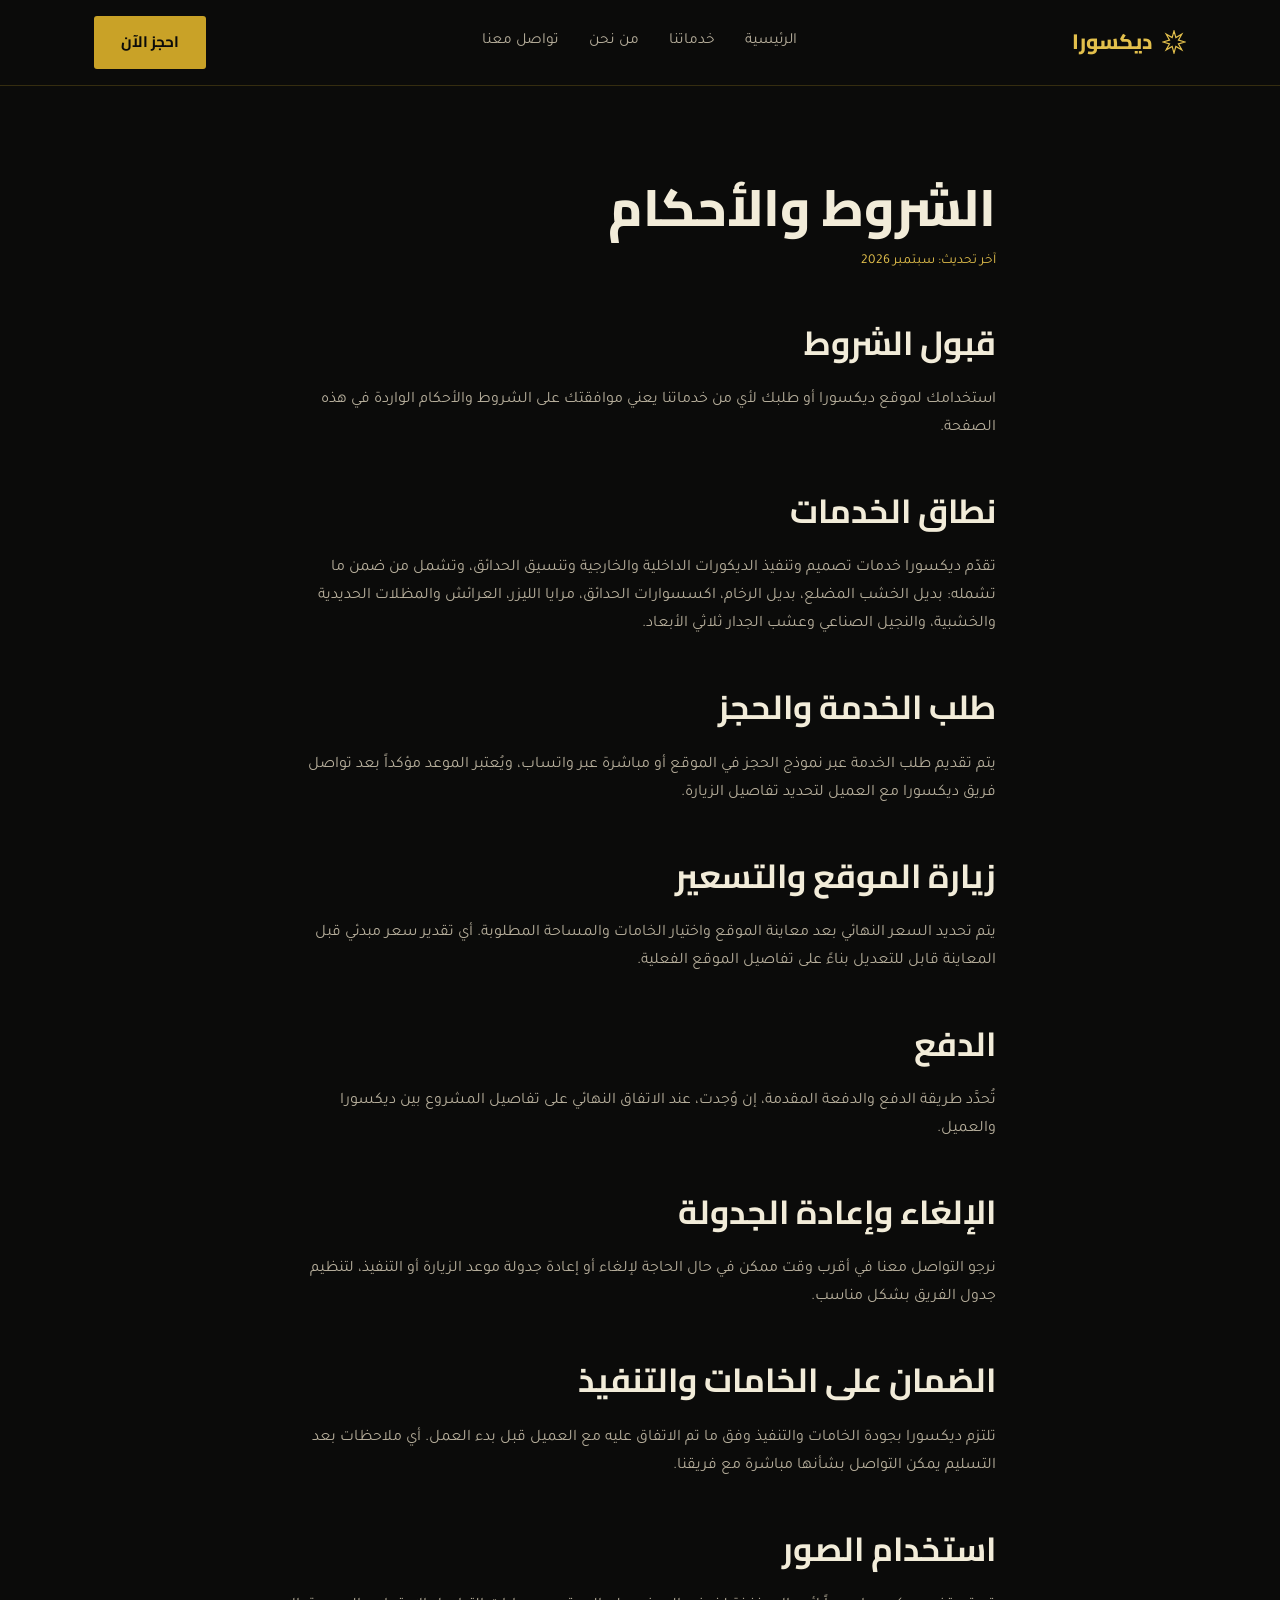
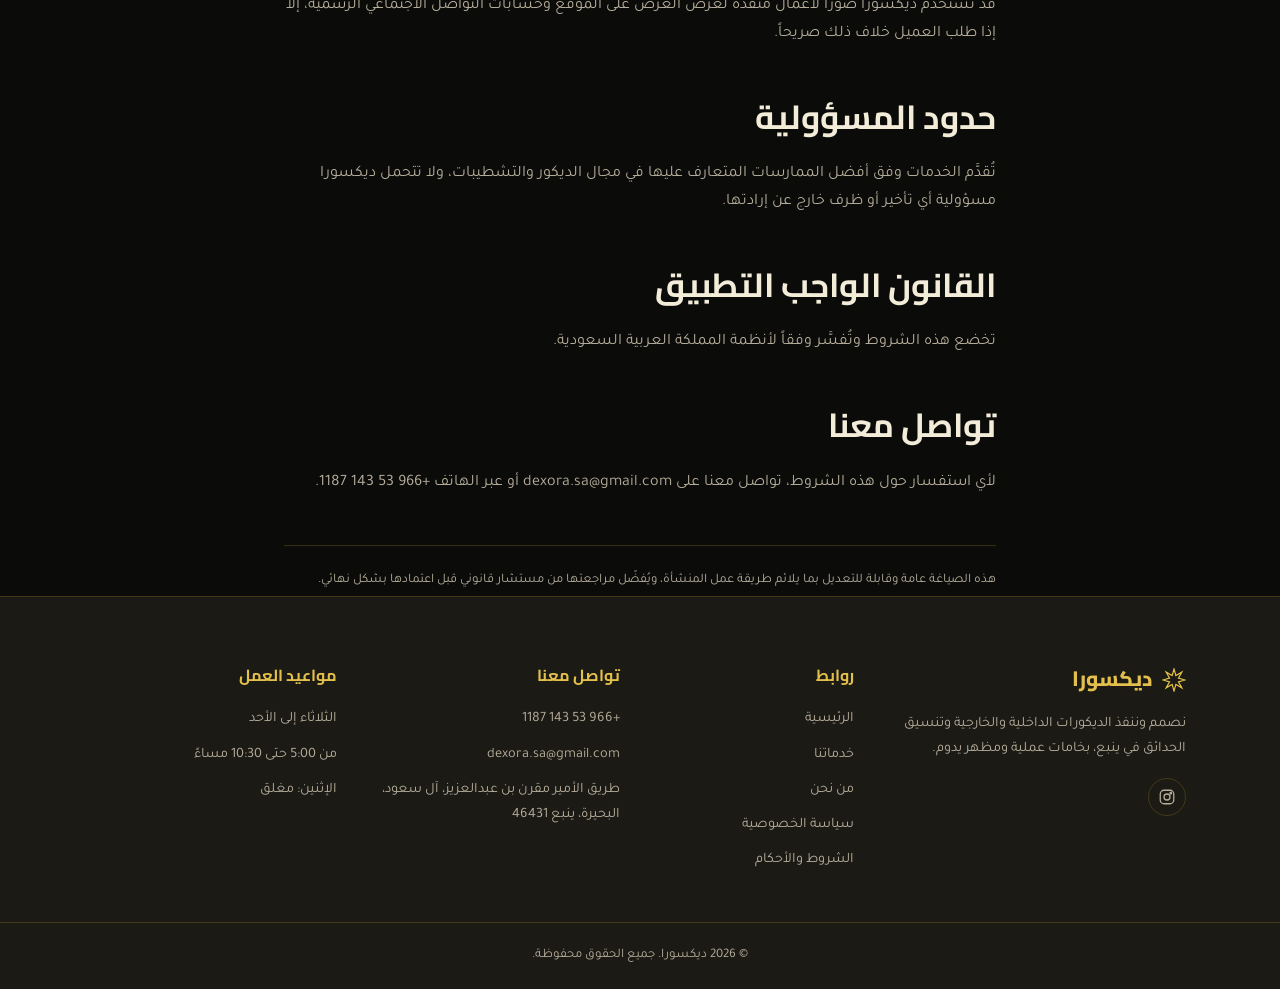
<file: terms.html>
<!doctype html>
<html lang="ar" dir="rtl">
<head>
<meta charset="UTF-8">
<meta name="viewport" content="width=device-width, initial-scale=1.0">
<title>الشروط والأحكام | ديكسورا</title>
<meta name="description" content="الشروط والأحكام الخاصة بخدمات ديكسورا لتصميم وتنفيذ الديكورات الداخلية والخارجية وتنسيق الحدائق.">
<link rel="icon" href="data:image/svg+xml,%3Csvg xmlns='http://www.w3.org/2000/svg' viewBox='0 0 100 100'%3E%3Crect width='100' height='100' fill='%230b0b0a'/%3E%3Cpolygon points='50,6 58,32 84,20 66,44 92,50 66,56 84,80 58,68 50,94 42,68 16,80 34,56 8,50 34,44 16,20 42,32' fill='none' stroke='%23c9a227' stroke-width='4'/%3E%3C/svg%3E">
<link rel="preconnect" href="https://fonts.googleapis.com">
<link rel="preconnect" href="https://fonts.gstatic.com" crossorigin>
<link href="https://fonts.googleapis.com/css2?family=Cairo:wght@600;700;800&family=Tajawal:wght@400;500;700&display=swap" rel="stylesheet">
<link rel="stylesheet" href="style.css">
</head>
<body>

<header class="site-header">
  <div class="nav-row">
    <a href="index.html" class="brand">
      <svg viewBox="0 0 100 100" aria-hidden="true"><polygon points="50,4 57.7,31.5 82.5,17.5 68.5,42.3 96,50 68.5,57.7 82.5,82.5 57.7,68.5 50,96 42.3,68.5 17.5,82.5 31.5,57.7 4,50 31.5,42.3 17.5,17.5 42.3,31.5" fill="none" stroke="currentColor" stroke-width="5"/></svg>
      ديكسورا
    </a>
    <nav class="main-nav" id="main-nav">
      <a href="index.html">الرئيسية</a>
      <a href="index.html#services">خدماتنا</a>
      <a href="about.html">من نحن</a>
      <a href="index.html#booking">تواصل معنا</a>
    </nav>
    <div class="nav-actions">
      <a href="index.html#booking" class="btn btn-primary">احجز الآن</a>
      <button class="nav-toggle" aria-label="فتح القائمة" aria-expanded="false">
        <svg viewBox="0 0 24 24" width="20" height="20" aria-hidden="true"><path d="M3 6h18M3 12h18M3 18h18" stroke="currentColor" stroke-width="2" stroke-linecap="round"/></svg>
      </button>
    </div>
  </div>
</header>

<main>
  <section style="padding-bottom:0;">
    <div class="container prose">
      <h1 style="margin-bottom:10px;">الشروط والأحكام</h1>
      <span class="legal-updated">آخر تحديث: سبتمبر 2026</span>

      <h2>قبول الشروط</h2>
      <p>استخدامك لموقع ديكسورا أو طلبك لأي من خدماتنا يعني موافقتك على الشروط والأحكام الواردة في هذه الصفحة.</p>

      <h2>نطاق الخدمات</h2>
      <p>تقدّم ديكسورا خدمات تصميم وتنفيذ الديكورات الداخلية والخارجية وتنسيق الحدائق، وتشمل من ضمن ما تشمله: بديل الخشب المضلع، بديل الرخام، اكسسوارات الحدائق، مرايا الليزر، العرائش والمظلات الحديدية والخشبية، والنجيل الصناعي وعشب الجدار ثلاثي الأبعاد.</p>

      <h2>طلب الخدمة والحجز</h2>
      <p>يتم تقديم طلب الخدمة عبر نموذج الحجز في الموقع أو مباشرة عبر واتساب، ويُعتبر الموعد مؤكداً بعد تواصل فريق ديكسورا مع العميل لتحديد تفاصيل الزيارة.</p>

      <h2>زيارة الموقع والتسعير</h2>
      <p>يتم تحديد السعر النهائي بعد معاينة الموقع واختيار الخامات والمساحة المطلوبة. أي تقدير سعر مبدئي قبل المعاينة قابل للتعديل بناءً على تفاصيل الموقع الفعلية.</p>

      <h2>الدفع</h2>
      <p>تُحدَّد طريقة الدفع والدفعة المقدمة، إن وُجدت، عند الاتفاق النهائي على تفاصيل المشروع بين ديكسورا والعميل.</p>

      <h2>الإلغاء وإعادة الجدولة</h2>
      <p>نرجو التواصل معنا في أقرب وقت ممكن في حال الحاجة لإلغاء أو إعادة جدولة موعد الزيارة أو التنفيذ، لتنظيم جدول الفريق بشكل مناسب.</p>

      <h2>الضمان على الخامات والتنفيذ</h2>
      <p>تلتزم ديكسورا بجودة الخامات والتنفيذ وفق ما تم الاتفاق عليه مع العميل قبل بدء العمل. أي ملاحظات بعد التسليم يمكن التواصل بشأنها مباشرة مع فريقنا.</p>

      <h2>استخدام الصور</h2>
      <p>قد تستخدم ديكسورا صوراً لأعمال منفذة لغرض العرض على الموقع وحسابات التواصل الاجتماعي الرسمية، إلا إذا طلب العميل خلاف ذلك صريحاً.</p>

      <h2>حدود المسؤولية</h2>
      <p>تُقدَّم الخدمات وفق أفضل الممارسات المتعارف عليها في مجال الديكور والتشطيبات، ولا تتحمل ديكسورا مسؤولية أي تأخير أو ظرف خارج عن إرادتها.</p>

      <h2>القانون الواجب التطبيق</h2>
      <p>تخضع هذه الشروط وتُفسَّر وفقاً لأنظمة المملكة العربية السعودية.</p>

      <h2>تواصل معنا</h2>
      <p>لأي استفسار حول هذه الشروط، تواصل معنا على dexora.sa@gmail.com أو عبر الهاتف +966 53 143 1187.</p>

      <p class="legal-note">هذه الصياغة عامة وقابلة للتعديل بما يلائم طريقة عمل المنشأة، ويُفضّل مراجعتها من مستشار قانوني قبل اعتمادها بشكل نهائي.</p>
    </div>
  </section>
</main>

<footer class="site-footer">
  <div class="container footer-grid">
    <div class="footer-col">
      <div class="brand" style="margin-bottom:14px;">
        <svg viewBox="0 0 100 100" aria-hidden="true"><polygon points="50,4 57.7,31.5 82.5,17.5 68.5,42.3 96,50 68.5,57.7 82.5,82.5 57.7,68.5 50,96 42.3,68.5 17.5,82.5 31.5,57.7 4,50 31.5,42.3 17.5,17.5 42.3,31.5" fill="none" stroke="currentColor" stroke-width="5"/></svg>
        ديكسورا
      </div>
      <p>نصمم وننفذ الديكورات الداخلية والخارجية وتنسيق الحدائق في ينبع، بخامات عملية ومظهر يدوم.</p>
      <div class="footer-social">
        <a href="https://www.instagram.com/dexoea.sa?igsh=OGh0eGlucmJ1djJk" target="_blank" rel="noopener" aria-label="إنستغرام ديكسورا">
          <svg viewBox="0 0 24 24" fill="none" stroke="currentColor" stroke-width="1.7"><rect x="3" y="3" width="18" height="18" rx="5"/><circle cx="12" cy="12" r="4"/><circle cx="17" cy="7" r="1"/></svg>
        </a>
      </div>
    </div>
    <div class="footer-col">
      <h4>روابط</h4>
      <ul>
        <li><a href="index.html">الرئيسية</a></li>
        <li><a href="index.html#services">خدماتنا</a></li>
        <li><a href="about.html">من نحن</a></li>
        <li><a href="privacy.html">سياسة الخصوصية</a></li>
        <li><a href="terms.html">الشروط والأحكام</a></li>
      </ul>
    </div>
    <div class="footer-col">
      <h4>تواصل معنا</h4>
      <ul>
        <li><a href="tel:+966531431187">+966 53 143 1187</a></li>
        <li><a href="mailto:dexora.sa@gmail.com">dexora.sa@gmail.com</a></li>
        <li>طريق الأمير مقرن بن عبدالعزيز، آل سعود، البحيرة، ينبع 46431</li>
      </ul>
    </div>
    <div class="footer-col">
      <h4>مواعيد العمل</h4>
      <ul>
        <li>الثلاثاء إلى الأحد</li>
        <li>من 5:00 حتى 10:30 مساءً</li>
        <li>الإثنين: مغلق</li>
      </ul>
    </div>
  </div>
  <div class="footer-bottom">
    <div class="container">© 2026 ديكسورا. جميع الحقوق محفوظة.</div>
  </div>
</footer>

<script src="script.js"></script>
</body>
</html>
</file>
<file: style.css>
:root {
  --black: #0b0b0a;
  --black-soft: #141311;
  --black-alt: #1c1a15;
  --gold: #c9a227;
  --gold-bright: #e3c04c;
  --gold-deep: #7c611a;
  --cream: #f2ecd9;
  --cream-dim: #b6ae9b;
  --line: rgba(201, 162, 39, 0.22);
  --radius: 3px;
  --maxw: 1140px;
}

* { margin: 0; padding: 0; box-sizing: border-box; }

html { scroll-behavior: smooth; }
@media (prefers-reduced-motion: reduce) {
  html { scroll-behavior: auto; }
  * { animation-duration: 0.01ms !important; transition-duration: 0.01ms !important; }
}

body {
  background: var(--black);
  color: var(--cream);
  font-family: "Tajawal", sans-serif;
  line-height: 1.75;
  font-size: 16px;
}

h1, h2, h3, .brand, .btn { font-family: "Cairo", sans-serif; }

h1 { font-size: clamp(2.1rem, 4vw, 3.4rem); font-weight: 800; line-height: 1.3; color: var(--cream); }
h2 { font-size: clamp(1.6rem, 2.6vw, 2.2rem); font-weight: 700; color: var(--cream); }
h3 { font-size: 1.1rem; font-weight: 700; color: var(--cream); }
p { color: var(--cream-dim); }
a { color: inherit; text-decoration: none; }
ul { list-style: none; }
img, svg { display: block; max-width: 100%; }
button { font-family: inherit; }

.container { max-width: var(--maxw); margin: 0 auto; padding: 0 24px; }
section { padding: 88px 0; }
.section-soft { background: var(--black-soft); }

/* ---------- header ---------- */
header.site-header {
  position: sticky; top: 0; z-index: 100;
  background: var(--black);
  backdrop-filter: none;
  border-bottom: 1px solid var(--line);
}
.nav-row {
  display: flex; align-items: center; justify-content: space-between;
  padding: 16px 24px; max-width: var(--maxw); margin: 0 auto; gap: 20px;
}
.brand { display: flex; align-items: center; gap: 10px; font-size: 1.3rem; font-weight: 800; color: var(--gold-bright); }
.brand svg { width: 24px; height: 24px; }
nav.main-nav { display: flex; align-items: center; gap: 28px; }
nav.main-nav a {
  color: var(--cream-dim); font-size: 0.97rem; padding: 6px 1px;
  border-bottom: 1px solid transparent; transition: border-color .2s, color .2s;
}
nav.main-nav a:hover, nav.main-nav a.active { color: var(--gold-bright); border-color: var(--gold); }
.nav-actions { display: flex; align-items: center; gap: 16px; }
.nav-toggle {
  display: none; background: none; border: 1px solid var(--line); color: var(--gold-bright);
  width: 42px; height: 42px; border-radius: var(--radius); cursor: pointer;
  align-items: center; justify-content: center;
}

.btn {
  display: inline-flex; align-items: center; justify-content: center; gap: 8px;
  padding: 12px 26px; font-weight: 700; font-size: 0.95rem; border-radius: var(--radius);
  cursor: pointer; border: 1px solid transparent; white-space: nowrap;
  transition: transform .15s ease, background .2s, color .2s, border-color .2s;
}
.btn:hover { transform: translateY(-1px); }
.btn-primary { background: var(--gold); color: var(--black); }
.btn-primary:hover { background: var(--gold-bright); }
.btn-outline { background: transparent; color: var(--gold-bright); border-color: var(--gold-deep); }
.btn-outline:hover { border-color: var(--gold-bright); }

:focus-visible { outline: 2px solid var(--gold-bright); outline-offset: 2px; }

/* ---------- hero ---------- */
.hero { padding-top: 72px; padding-bottom: 60px; }
.hero-grid { display: grid; grid-template-columns: 1.15fr 0.85fr; gap: 48px; align-items: center; }
.hero-copy p.lead { font-size: 1.12rem; margin: 22px 0 32px; max-width: 46ch; }
.hero-actions { display: flex; gap: 16px; flex-wrap: wrap; }
.hero-art { display: flex; justify-content: center; }
.hero-art svg { width: min(320px, 85%); }

/* home page: full-width single-column hero text (no side graphic) */
.hero-home .hero-grid { grid-template-columns: 1fr; }

.meta-row { display: flex; gap: 32px; margin-top: 44px; flex-wrap: wrap; }
.meta-row div { display: flex; flex-direction: column; gap: 4px; }
.meta-row strong { color: var(--gold-bright); font-family: "Cairo", sans-serif; font-size: 1.5rem; }
.meta-row span { color: var(--cream-dim); font-size: 0.85rem; }

/* home page: tiled geometric pattern across the whole page background */
body.page-home {
  background-color: var(--black);
  background-image: url("pattern-tile.png");
  background-repeat: repeat;
}
.page-home .section-soft,
.page-home .booking {
  background-color: rgba(20, 19, 17, 0.9);
}
.page-home footer.site-footer {
  background-color: rgba(28, 26, 21, 0.92);
}

/* ---------- section head ---------- */
.section-head { max-width: 60ch; margin-bottom: 48px; }
.section-head p { margin-top: 12px; }

/* ---------- services grid ---------- */
.services-grid {
  display: grid; grid-template-columns: repeat(4, 1fr);
  gap: 1px; background: var(--line); border: 1px solid var(--line);
}
.service-card { background: var(--black); padding: 34px 26px; border-top: 2px solid var(--gold); }
.service-card svg { width: 32px; height: 32px; color: var(--gold-bright); margin-bottom: 18px; }
.service-card h3 { margin-bottom: 10px; }
.service-card p { font-size: 0.93rem; margin: 0; }

/* ---------- value props ---------- */
.values-row { display: flex; border-top: 1px solid var(--line); border-bottom: 1px solid var(--line); flex-wrap: wrap; }
.value-item { flex: 1 1 0; padding: 30px 26px; border-inline-start: 1px solid var(--line); min-width: 220px; }
.value-item:first-child { border-inline-start: none; }
.value-item h3 { color: var(--gold-bright); font-size: 1rem; margin-bottom: 8px; }
.value-item p { font-size: 0.9rem; margin: 0; }

/* ---------- about page ---------- */
.about-hero { display: grid; grid-template-columns: 0.95fr 1.05fr; gap: 48px; align-items: center; }
.stat-strip { display: flex; gap: 40px; margin-top: 36px; flex-wrap: wrap; }
.stat-strip div strong { display: block; font-family: "Cairo", sans-serif; color: var(--gold-bright); font-size: 1.8rem; }
.stat-strip div span { color: var(--cream-dim); font-size: 0.85rem; }
.prose { max-width: 760px; }
.prose h2 { margin: 40px 0 14px; }
.prose h2:first-child { margin-top: 0; }
.prose p { margin-bottom: 4px; }

/* ---------- booking ---------- */
.booking { background: var(--black-soft); border-top: 1px solid var(--line); border-bottom: 1px solid var(--line); }
.booking-grid { display: grid; grid-template-columns: 0.9fr 1.1fr; gap: 56px; align-items: start; }
.booking-info h2 { margin-bottom: 16px; }
.booking-info ul { margin-top: 28px; display: flex; flex-direction: column; gap: 14px; }
.booking-info li { display: flex; gap: 12px; align-items: flex-start; color: var(--cream-dim); font-size: 0.95rem; }
.booking-info li svg { width: 20px; height: 20px; flex: none; margin-top: 3px; color: var(--gold-bright); }
.form-grid { display: grid; grid-template-columns: 1fr 1fr; gap: 18px; }
.form-grid .full { grid-column: 1 / -1; }
label { display: block; font-size: 0.85rem; color: var(--cream-dim); margin-bottom: 8px; }
input, select, textarea {
  width: 100%; background: var(--black); border: 1px solid var(--line); color: var(--cream);
  padding: 13px 14px; border-radius: var(--radius); font-family: inherit; font-size: 0.95rem;
}
input:focus, select:focus, textarea:focus { border-color: var(--gold-bright); }
textarea { min-height: 110px; resize: vertical; }
.form-note { font-size: 0.82rem; color: var(--cream-dim); margin-top: 14px; }
.form-success {
  display: none; margin-top: 16px; padding: 14px 16px; border: 1px solid var(--gold-deep);
  color: var(--gold-bright); border-radius: var(--radius); font-size: 0.9rem;
}
.form-success.show { display: block; }

/* ---------- footer ---------- */
footer.site-footer { background: var(--black-alt); padding: 64px 0 0; border-top: 1px solid var(--line); }
.footer-grid { display: grid; grid-template-columns: 1.2fr 0.8fr 1fr 1fr; gap: 40px; padding-bottom: 48px; }
.footer-col h4 { color: var(--gold-bright); font-family: "Cairo", sans-serif; font-size: 1rem; margin-bottom: 18px; font-weight: 700; }
.footer-col p, .footer-col li { color: var(--cream-dim); font-size: 0.9rem; }
.footer-col ul { display: flex; flex-direction: column; gap: 10px; }
.footer-col ul a:hover { color: var(--gold-bright); }
.footer-social { display: flex; gap: 12px; margin-top: 16px; }
.footer-social a {
  width: 38px; height: 38px; border: 1px solid var(--line); border-radius: 50%;
  display: flex; align-items: center; justify-content: center; color: var(--cream-dim);
}
.footer-social a svg { width: 18px; height: 18px; }
.footer-social a:hover { border-color: var(--gold-bright); color: var(--gold-bright); }
.footer-bottom { border-top: 1px solid var(--line); padding: 22px 0; text-align: center; font-size: 0.82rem; color: var(--cream-dim); }
.footer-bottom a:hover { color: var(--gold-bright); }

/* ---------- legal pages ---------- */
.legal-updated { color: var(--gold-bright); font-size: 0.85rem; margin-bottom: 36px; display: block; }
.legal-note { margin-top: 48px; padding-top: 24px; border-top: 1px solid var(--line); font-size: 0.82rem; }

/* ---------- responsive ---------- */
@media (max-width: 980px) {
  .hero-grid, .about-hero, .booking-grid { grid-template-columns: 1fr; }
  .hero-art { order: -1; }
  .services-grid { grid-template-columns: repeat(2, 1fr); }
  .footer-grid { grid-template-columns: 1fr 1fr; }
}
@media (max-width: 640px) {
  nav.main-nav {
    position: fixed; inset-inline: 0; top: 73px; bottom: 0; background: #000 !important;
    flex-direction: column; align-items: flex-start; padding: 32px 24px; gap: 22px;
    transform: translateY(-8px); opacity: 0; pointer-events: none; transition: opacity .2s, transform .2s;
    z-index: 9999;
  }
  nav.main-nav a { color: #fff; font-size: 1.05rem; }
  nav.main-nav a:hover, nav.main-nav a.active { color: var(--gold-bright); }
  header.site-header.nav-open nav.main-nav { opacity: 1; pointer-events: auto; transform: translateY(0); }
  .nav-toggle { display: flex; }
  .services-grid { grid-template-columns: 1fr; }
  .form-grid { grid-template-columns: 1fr; }
  .footer-grid { grid-template-columns: 1fr; gap: 32px; }
  section { padding: 64px 0; }
  .hero { padding-top: 48px; }
  .hero-actions .btn { flex: 1 1 auto; }
}
</file>
